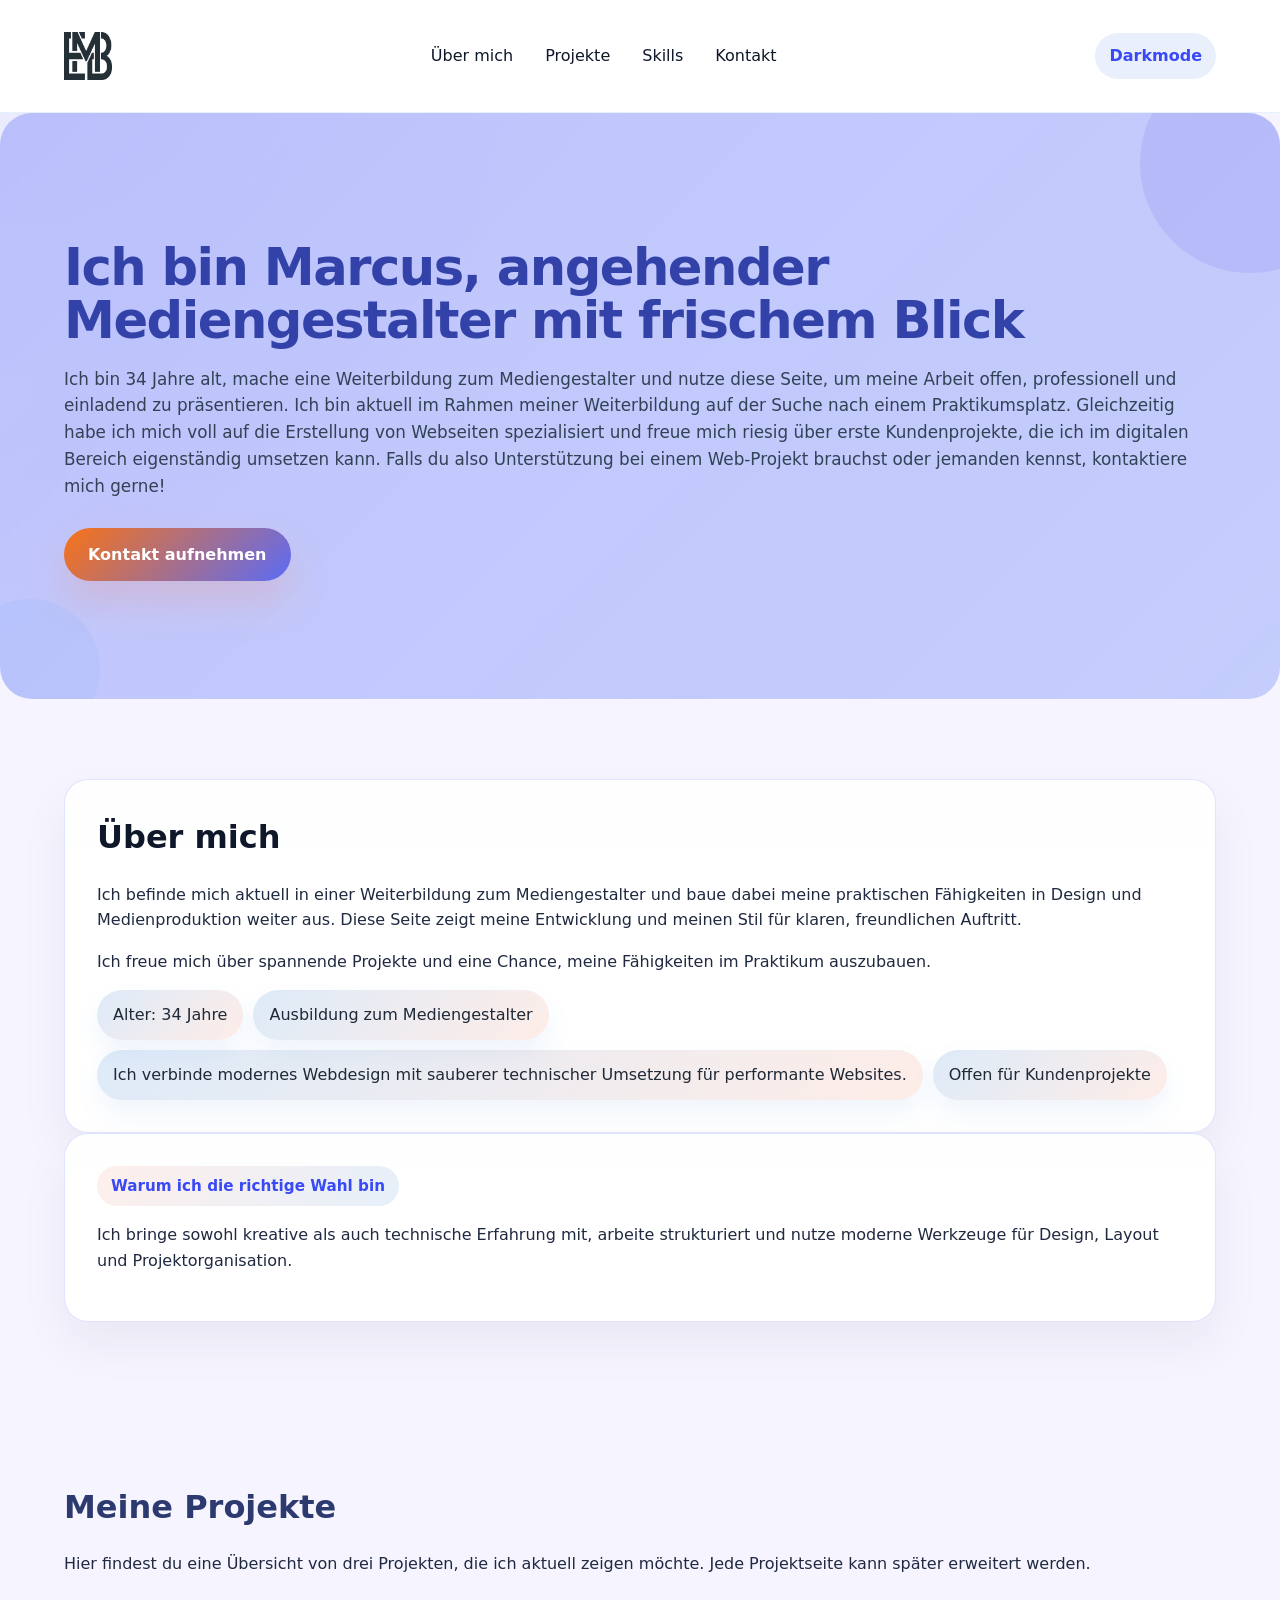
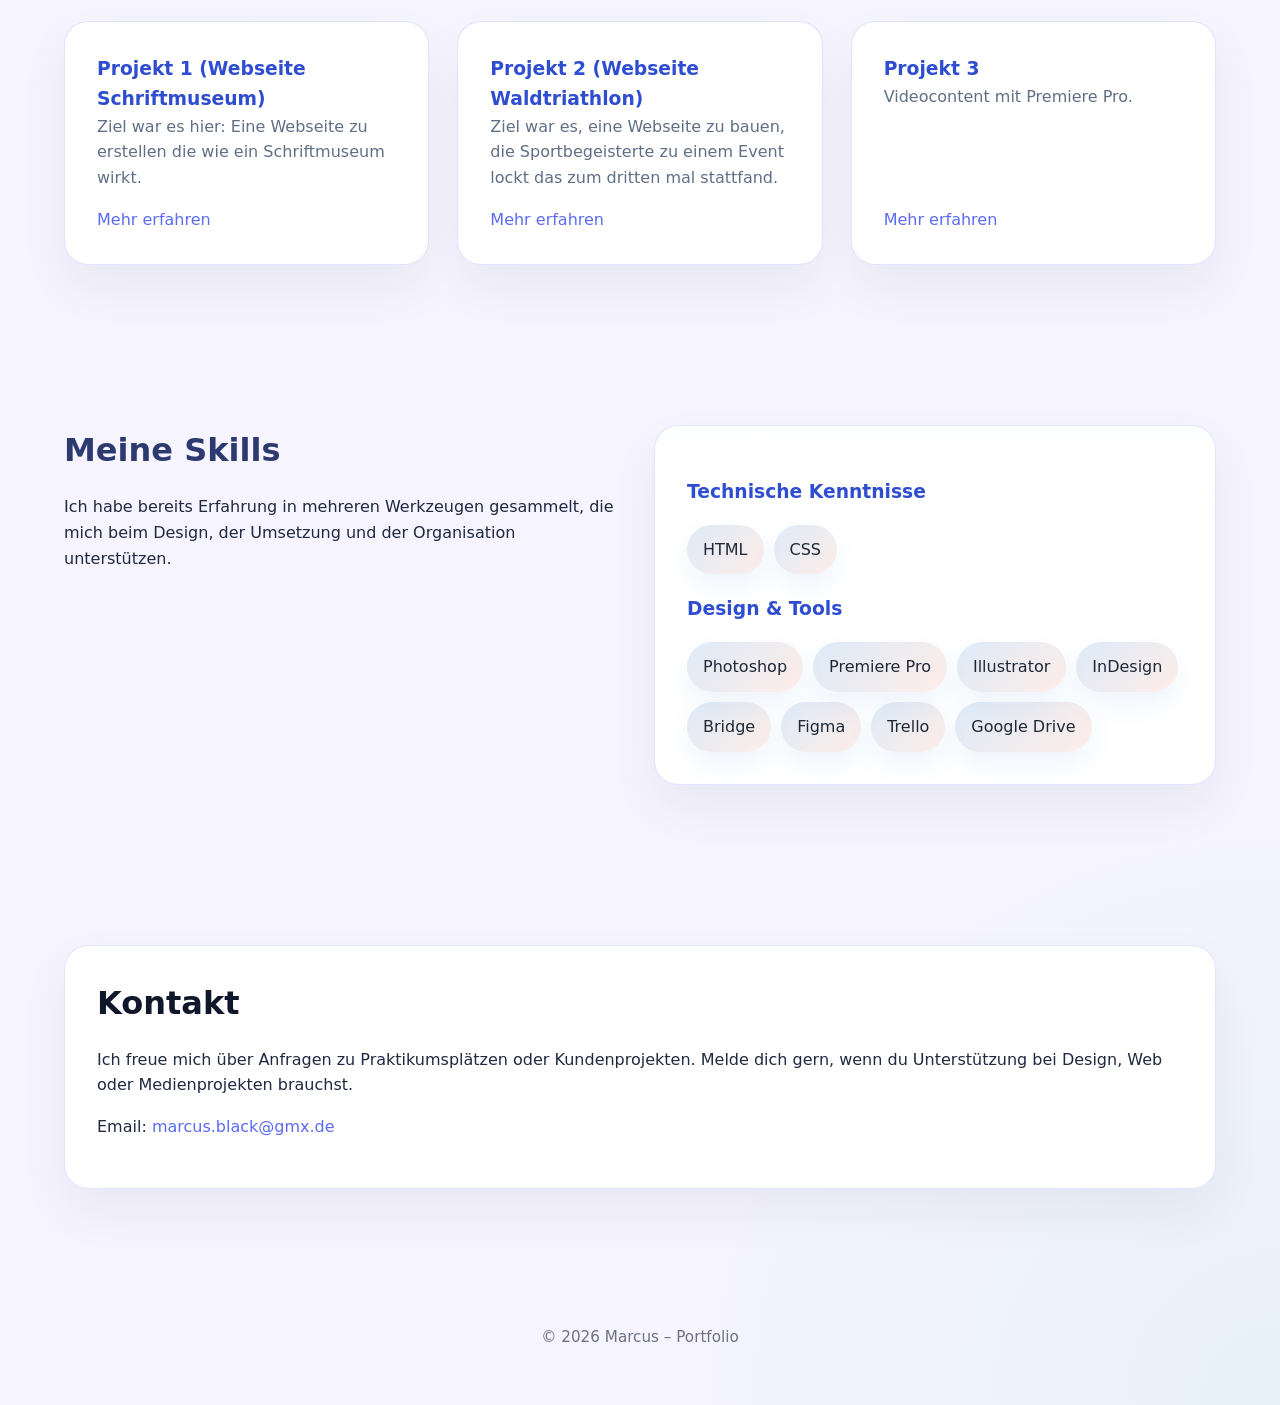
<file: index.html>
<!DOCTYPE html>
<html lang="de">
<head>
  <meta charset="UTF-8">
  <meta name="viewport" content="width=device-width, initial-scale=1.0">
  <title>Portfolio Marcus Berlich</title>
  <link rel="stylesheet" href="style.css">
</head>
<body>
  <input type="checkbox" id="theme-toggle" class="theme-toggle" aria-label="Darkmode aktivieren">
  <div class="theme-overlay"></div>
  <header>
    <div class="container">
      <nav>
        <div class="logo">
          <img src="./img/logo_marcus_emily.png" alt="Marcus Emily Logo" class="logo-image">
        </div>
        <div class="nav-links">
          <a href="#about">Über mich</a>
          <a href="#projekte">Projekte</a>
          <a href="#skills">Skills</a>
          <a href="#kontakt">Kontakt</a>
        </div>
        <label for="theme-toggle" class="theme-switch">Darkmode</label>
      </nav>
    </div>
  </header>
  <main>
    <section class="hero">
      <div class="container">
        <h1>Ich bin Marcus, angehender Mediengestalter mit frischem Blick</h1>
        <p>Ich bin 34 Jahre alt, mache eine Weiterbildung zum Mediengestalter und nutze diese Seite, um meine Arbeit offen, professionell und einladend zu präsentieren. Ich bin aktuell im Rahmen meiner Weiterbildung auf der Suche nach einem Praktikumsplatz. Gleichzeitig habe ich mich voll auf die Erstellung von Webseiten spezialisiert und freue mich riesig über erste Kundenprojekte, die ich im digitalen Bereich eigenständig umsetzen kann. Falls du also Unterstützung bei einem Web-Projekt brauchst oder jemanden kennst, kontaktiere mich gerne!</p>
        <a class="button" href="#kontakt">Kontakt aufnehmen</a>
      </div>
    </section>
    <section id="about">
      <div class="container about-grid">
        <div class="card">
          <h2>Über mich</h2>
          <p>Ich befinde mich aktuell in einer Weiterbildung zum Mediengestalter und baue dabei meine praktischen Fähigkeiten in Design und Medienproduktion weiter aus. Diese Seite zeigt meine Entwicklung und meinen Stil für klaren, freundlichen Auftritt.</p>
          <p>Ich freue mich über spannende Projekte und eine Chance, meine Fähigkeiten im Praktikum auszubauen.</p>
          <ul class="facts-list">
            <li>Alter: 34 Jahre</li>
            <li>Ausbildung zum Mediengestalter</li>
            <li>Ich verbinde modernes Webdesign mit sauberer technischer Umsetzung für performante Websites.</li>
            <li>Offen für Kundenprojekte</li>
          </ul>
        </div>
        <div class="card">
          <div class="badge">Warum ich die richtige Wahl bin</div>
          <p>Ich bringe sowohl kreative als auch technische Erfahrung mit, arbeite strukturiert und nutze moderne Werkzeuge für Design, Layout und Projektorganisation.</p>
        </div>
      </div>
    </section>
    <section id="projekte">
      <div class="container">
        <div class="grid">
          <div>
            <h2>Meine Projekte</h2>
            <p>Hier findest du eine Übersicht von drei Projekten, die ich aktuell zeigen möchte. Jede Projektseite kann später erweitert werden.</p>
          </div>
          <div class="grid project-grid">
            <article class="card project-card">
              <div>
                <h3>Projekt 1 (Webseite Schriftmuseum)</h3>
                <p>Ziel war es hier: Eine Webseite zu erstellen die wie ein Schriftmuseum wirkt.</p>
              </div>
              <a href="projekt1.html">Mehr erfahren</a>
            </article>
            <article class="card project-card">
              <div>
                <h3>Projekt 2 (Webseite Waldtriathlon)</h3>
                <p>Ziel war es, eine Webseite zu bauen, die Sportbegeisterte zu einem Event lockt das zum dritten mal stattfand.</p>
              </div>
              <a href="projekt2.html">Mehr erfahren</a>
            </article>
            <article class="card project-card">
              <div>
                <h3>Projekt 3</h3>
                <p>Videocontent mit Premiere Pro.</p>
              </div>
              <a href="projekt3.html">Mehr erfahren</a>
            </article>
          </div>
        </div>
      </div>
    </section>
    <section id="skills">
      <div class="container">
        <div class="grid split-grid">
          <div>
            <h2>Meine Skills</h2>
            <p>Ich habe bereits Erfahrung in mehreren Werkzeugen gesammelt, die mich beim Design, der Umsetzung und der Organisation unterstützen.</p>
          </div>
          <div class="card">
            <h3>Technische Kenntnisse</h3>
            <ul class="skills-list">
              <li>HTML</li>
              <li>CSS</li>
            </ul>
            <h3 class="section-subtitle">Design & Tools</h3>
            <ul class="skills-list">
              <li>Photoshop</li>
              <li>Premiere Pro</li>
              <li>Illustrator</li>
              <li>InDesign</li>
              <li>Bridge</li>
              <li>Figma</li>
              <li>Trello</li>
              <li>Google Drive</li>
            </ul>
          </div>
        </div>
      </div>
    </section>
    <section id="kontakt">
      <div class="container">
        <div class="card">
          <h2>Kontakt</h2>
          <p>Ich freue mich über Anfragen zu Praktikumsplätzen oder Kundenprojekten. Melde dich gern, wenn du Unterstützung bei Design, Web oder Medienprojekten brauchst.</p>
          <p>Email: <a href="mailto:marcus.black@gmx.de">marcus.black@gmx.de</a></p>
        </div>
      </div>
    </section>
  </main>
  <footer>
    <div class="container">© 2026 Marcus – Portfolio </div>
  </footer>
</body>
</html>
</file>
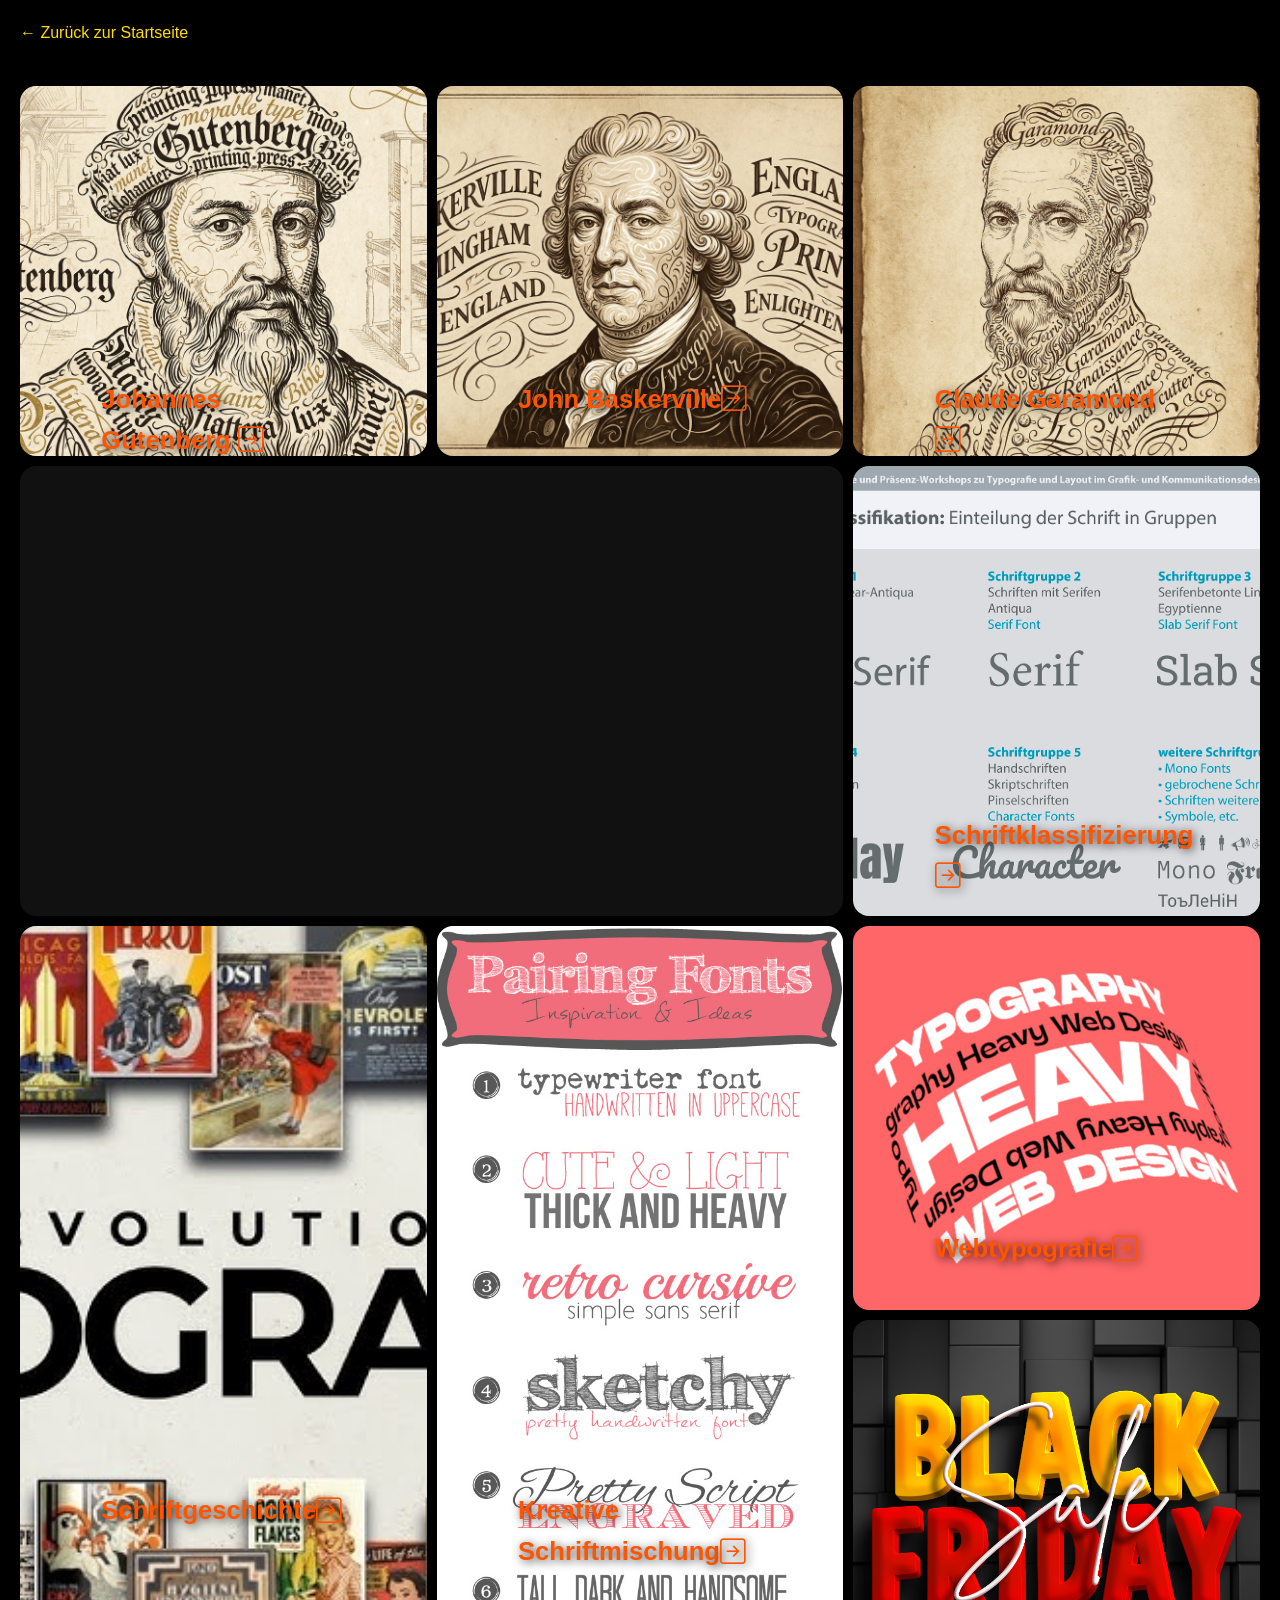
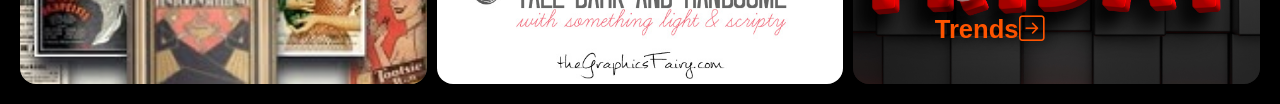
<file: projekt1.html>
<!DOCTYPE html>
<html lang="de">

<head>
  <meta charset="UTF-8">
  <meta name="viewport" content="width=device-width, initial-scale=1.0">
  <title>Projekt 1 | Schriftmuseum</title>
  <link rel="stylesheet" href="https://cdn.jsdelivr.net/npm/bootstrap-icons@1.13.1/font/bootstrap-icons.min.css">
  <link rel="stylesheet" href="style.css">
</head>

<body class="projekt1">
  <a class="back-link" href="index.html">← Zurück zur Startseite</a>
  <div class="banner">
    <div class="item one">
      <img src="./img/bilder-gutenberg/gutenberg_schriftmalerei.png" alt="Johannes Gutenberg">
      <p class="beschreibung one">Er erfand den Buchdruck mit beweglichen Metalllettern. Dadurch konnten Bücher schneller und günstiger hergestellt werden, was Bildung und Wissen stark verbreitete.</p>
      <h4 class="name" data-target="one">Johannes Gutenberg <i class="bi bi-arrow-right-square"></i></h4>
    </div>
    <div class="item two">
      <img src="./img/bilder-baskerville/baskerville_schriftmalerei.png" alt="John Baskerville">
      <p class="beschreibung two">Er entwickelte sehr klare und elegante Schriften mit starkem Kontrast. Außerdem verbesserte er Drucktechniken und Papierqualität nachhaltig.</p>
      <h4 class="name" data-target="two">John Baskerville<i class="bi bi-arrow-right-square"></i></h4>
    </div>
    <div class="item three">
      <img src="./img/bilder-garamond/garamond_schriftmalerei.png" alt="Claude Garamond">
      <p class="beschreibung drei">Er war ein bedeutender Schriftgestalter der Renaissance. Seine Garamond-Schriften sind besonders gut lesbar und werden bis heute im Buch- und Digitaldesign verwendet.</p>
      <h4 class="name" data-target="three">Claude Garamond<i class="bi bi-arrow-right-square"></i></h4>
    </div>
    <div class="item four">
      <div class="grid-item">
        <video autoplay muted loop playsinline class="bg-video">
          <source src="./img/header.mp4" type="video/mp4">
        </video>
        <div class="overlay">
          <img src="./img/logo.svg" alt="Logo" class="logo">
          <h2 class="title">Virtuelles Schriftmuseum</h2>
        </div>
      </div>
    </div>
    <div class="item five">
      <img src="./img/schriftklassifizierung-bilder/typografie-schriftklassikikation-neue-schriftmischung-schriftauszeichnung-1-2.jpg" alt="Schriftklassifizierung">
      <p class="beschreibung five">Die Schriftklassifizierung ist die Einteilung von Schriften in verschiedene Kategorien basierend auf ihren visuellen Merkmalen. Sie hilft Designern, die passende Schrift für ein Projekt auszuwählen und eine harmonische Typografie zu schaffen.</p>
      <h4 class="name" data-target="five">Schriftklassifizierung<i class="bi bi-arrow-right-square"></i></h4>
    </div>
    <div class="item six">
      <img src="./img/schriftgeschichte.jpg" alt="Schriftgeschichte">
      <p class="beschreibung six">Die Schriftgeschichte umfasst die Entwicklung von Schriftsystemen von den frühesten Piktogrammen bis zu modernen digitalen Schriften. Sie zeigt, wie sich die Schrift im Laufe der Zeit verändert und an verschiedene kulturelle und technologische Bedürfnisse angepasst hat.</p>
      <h4 class="name" data-target="six">Schriftgeschichte<i class="bi bi-arrow-right-square"></i></h4>
    </div>
    <div class="item seven">
      <img src="./img/mischung2.jpg" alt="Kreative Schriftmischung">
      <p class="beschreibung seven">Die kreative Schriftmischung ist die Kunst, verschiedene Schriftarten in einem Design zu kombinieren, um visuelles Interesse und Hierarchie zu schaffen. Sie erfordert ein gutes Verständnis von Schriftmerkmalen und Designprinzipien, um eine harmonische und ansprechende Typografie zu erreichen.</p>
      <h4 class="name" data-target="seven">Kreative Schriftmischung<i class="bi bi-arrow-right-square"></i></h4>
    </div>
    <div class="item eight">
      <img src="./img/heavy-typography-web-design.jpg" alt="Webtypografie">
      <p class="beschreibung eight">Webtypografie bezieht sich auf die Gestaltung und Verwendung von Schriftarten im Webdesign. Sie umfasst die Auswahl von Schriftarten, die Anpassung von Größen und Abständen sowie die Optimierung der Lesbarkeit auf verschiedenen Geräten und Bildschirmgrößen.</p>
      <h4 class="name" data-target="eight">Webtypografie<i class="bi bi-arrow-right-square"></i></h4>
    </div>
    <div class="item nine">
      <img src="./img/02.jpg" alt="Typografie Trends">
      <p class="beschreibung nine">Trends in der Typografie verändern sich ständig, beeinflusst von kulturellen, technologischen und ästhetischen Entwicklungen. Aktuelle Trends umfassen die Rückkehr zu handgezeichneten Schriften, die Verwendung von variablen Fonts und die Integration von 3D-Elementen in typografische Designs.</p>
      <h4 class="name" data-target="nine">Trends<i class="bi bi-arrow-right-square"></i></h4>
    </div>
  </div>
</body>

</html>
</file>
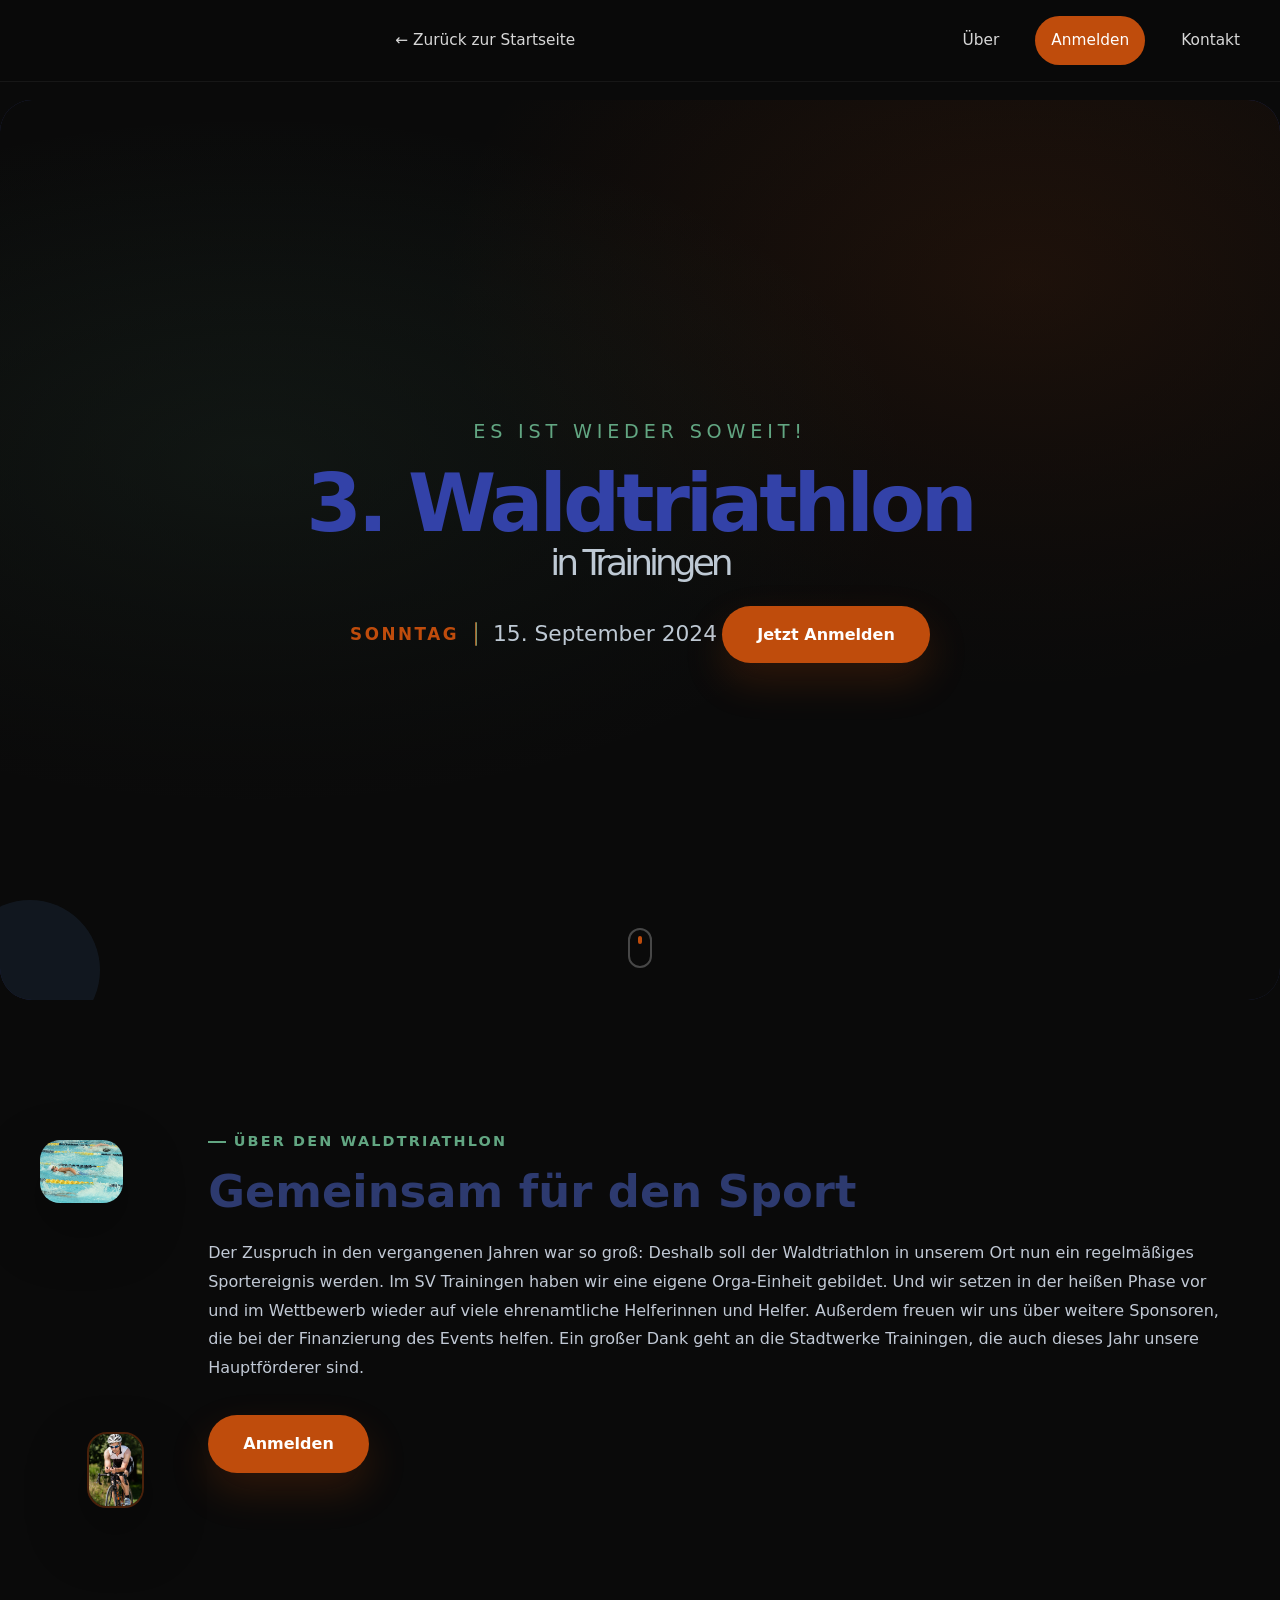
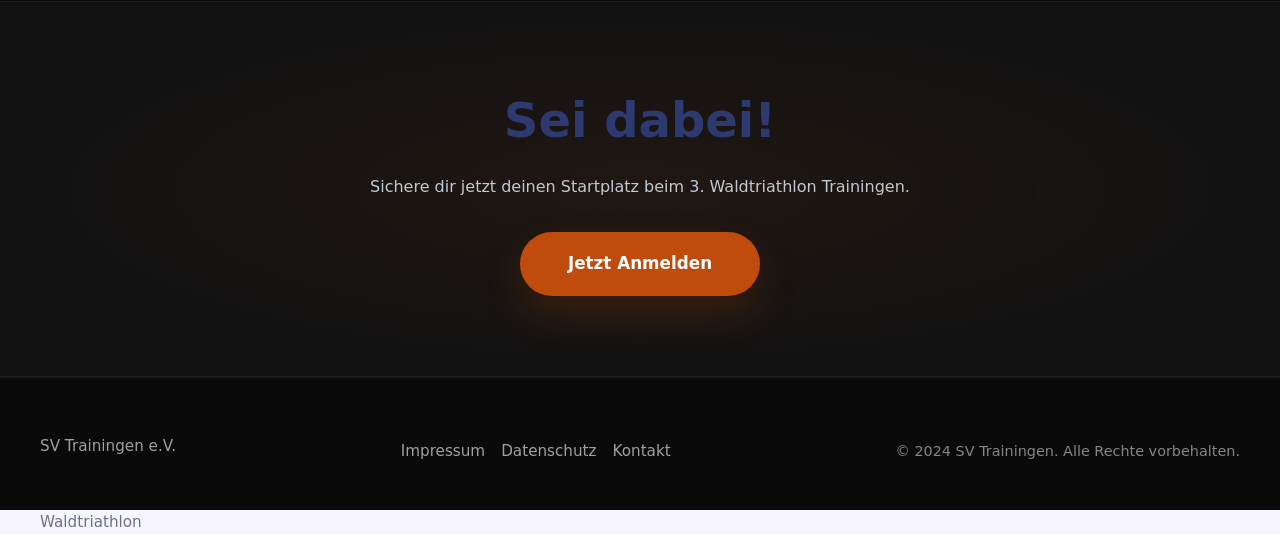
<file: projekt2.html>
﻿<!DOCTYPE html>
<html lang="de">

<head>
  <meta charset="UTF-8">
  <meta name="viewport" content="width=device-width, initial-scale=1.0">
  <title>Projekt 2 | Waldtriathlon Webseite</title>
  <link rel="stylesheet" href="style.css">
</head>

<body class="projekt2">
  <div class="page-wrapper">
    <header class="site-header">
      <div class="nav-container">
        <a href="index.html" class="logo">
          <img src="img/waldtriathlon-logo.svg" alt="Waldtriathlon Logo">
        </a>
        <a href="index.html" class="nav-link back-link">← Zurück zur Startseite</a>
        <nav class="nav-menu">
          <a href="#about" class="nav-link">Über</a>
          <a href="#anmeldung" class="nav-link nav-cta">Anmelden</a>
          <a href="#kontakt" class="nav-link">Kontakt</a>
        </nav>
      </div>
    </header>

    <main>
      <section class="hero" id="hero">
        <div class="hero-bg">
          <div class="hero-particles">
            <span></span><span></span><span></span><span></span><span></span>
            <span></span><span></span><span></span><span></span><span></span>
            <span></span><span></span><span></span><span></span><span></span>
          </div>
          <div class="hero-gradient-overlay"></div>
        </div>

        <div class="hero-content">
          <p class="hero-tagline">Es ist wieder soweit!</p>
          <h1 class="hero-title">3. Waldtriathlon<br><span class="hero-title-sub">in Trainingen</span></h1>
          <div class="hero-date">
            <span class="hero-day">Sonntag</span>
            <span class="hero-date-divider"></span>
            <span class="hero-date-num">15. September 2024</span>
          </div>
          <a href="#anmeldung" class="btn-primary hero-btn">Jetzt Anmelden</a>
        </div>

        <div class="hero-scroll-indicator"><span></span></div>
      </section>

      <section class="about" id="about">
        <div class="about-container">
          <div class="about-images">
            <div class="about-img about-img--1">
              <img src="img/waldtriathlon-06.jpg" alt="Waldtriathlon Impressionen" loading="lazy">
            </div>
            <div class="about-img about-img--2">
              <img src="img/waldtriathlon-13.jpg" alt="Waldtriathlon Strecke" loading="lazy">
            </div>
          </div>

          <div class="about-text">
            <span class="section-label">Über den Waldtriathlon</span>
            <h2 class="section-title">Gemeinsam für den Sport</h2>
            <p class="about-description">
              Der Zuspruch in den vergangenen Jahren war so groß: Deshalb soll der Waldtriathlon in
              unserem Ort nun ein regelmäßiges Sportereignis werden. Im SV Trainingen haben wir eine
              eigene Orga-Einheit gebildet. Und wir setzen in der heißen Phase vor und im Wettbewerb
              wieder auf viele ehrenamtliche Helferinnen und Helfer. Außerdem freuen wir uns über
              weitere Sponsoren, die bei der Finanzierung des Events helfen. Ein großer Dank geht an
              die Stadtwerke Trainingen, die auch dieses Jahr unsere Hauptförderer sind.
            </p>
            <a href="#anmeldung" class="btn-primary">Anmelden</a>
          </div>
        </div>
      </section>

      <section class="cta-section" id="anmeldung">
        <div class="cta-container">
          <h2 class="cta-title">Sei dabei!</h2>
          <p class="cta-text">Sichere dir jetzt deinen Startplatz beim 3. Waldtriathlon Trainingen.</p>
          <a href="#" class="btn-primary btn-primary--large">Jetzt Anmelden</a>
        </div>
      </section>
    </main>

    <footer class="site-footer" id="kontakt">
      <div class="footer-container">
        <div class="footer-brand">
          <span class="logo-text">Wald<span class="logo-accent">triathlon</span></span>
          <p>SV Trainingen e.V.</p>
        </div>
        <div class="footer-links">
          <a href="#">Impressum</a>
          <a href="#">Datenschutz</a>
          <a href="#">Kontakt</a>
        </div>
        <p class="footer-copy">© 2024 SV Trainingen. Alle Rechte vorbehalten.</p>
      </div>
    </footer>
  </div>
</body>

</html>
</file>
<file: style.css>
:root {
  color-scheme: light;
  font-family: 'Inter', 'Segoe UI', system-ui, sans-serif;
  background: #f5f4ff;
  color: #1f2940;
  line-height: 1.6;
  --surface: #ffffff;
  --text: #2d3a6f;
  --muted: #5b6e94;
  --accent: #5b6bf6;
  --accent-soft: #eff0ff;
  --accent-strong: #3949f6;
  --warm: #f97316;
  --border: rgba(91, 107, 246, 0.18);
}
* {
  box-sizing: border-box;
}
html {
  scroll-behavior: smooth;
  text-rendering: optimizeLegibility;
  -webkit-font-smoothing: antialiased;
  -moz-osx-font-smoothing: grayscale;
}
body {
  margin: 0;
  min-height: 100vh;
  background: #f5f4ff;
  background-image: radial-gradient(circle at top left, rgba(91, 107, 246, 0.08), transparent 20%),
                    radial-gradient(circle at bottom right, rgba(16, 185, 129, 0.06), transparent 18%);
  transition: background-color 0.3s ease, color 0.3s ease;
}
a {
  color: var(--accent);
  text-decoration: none;
}
.theme-toggle {
  position: absolute;
  opacity: 0;
  pointer-events: none;
}
.theme-overlay {
  position: fixed;
  inset: 0;
  z-index: 0;
  pointer-events: none;
  opacity: 0;
  transition: opacity 0.3s ease;
}
.theme-toggle:checked ~ .theme-overlay {
  opacity: 1;
  background: radial-gradient(circle at top left, rgba(15, 23, 42, 0.9), transparent 24%),
              linear-gradient(180deg, rgba(15, 23, 42, 0.93), rgba(15, 23, 42, 0.93));
}
header {
  background: rgba(255,255,255,0.98);
  border-bottom: 1px solid rgba(96, 165, 250, 0.16);
  position: sticky;
  top: 0;
  z-index: 10;
}
.container {
  width: min(100%, 1200px);
  max-width: 1200px;
  margin: 0 auto;
  padding: 22px 16px;
}
nav {
  display: flex;
  flex-wrap: wrap;
  justify-content: space-between;
  align-items: center;
  gap: 14px;
  position: relative;
  z-index: 2;
}
main {
  position: relative;
  z-index: 2;
}
footer {
  position: relative;
  z-index: 2;
}
.logo {
  display: inline-flex;
  align-items: center;
  gap: 12px;
  font-weight: 800;
  letter-spacing: -0.04em;
  color: var(--accent-strong);
  font-size: 1.15rem;
}
.logo-mark {
  width: 48px;
  height: 48px;
  min-width: 48px;
  border-radius: 16px;
  display: inline-grid;
  place-items: center;
  background: linear-gradient(135deg, rgba(40, 104, 214, 0.18), rgba(247, 127, 90, 0.18));
  color: #1f2937;
  font-size: 0.75rem;
  font-weight: 700;
  text-transform: uppercase;
  letter-spacing: 0.08em;
  border: 1px solid rgba(40, 104, 214, 0.2);
}
.logo-text {
  position: absolute;
  top: 100%;
}
.logo-image {
  display: block;
  max-height: 48px;
  width: auto;
}
.nav-links {
  display: flex;
  flex-wrap: wrap;
  gap: 12px;
}
.nav-links a {
  padding: 8px 10px;
  border-radius: 999px;
  transition: transform 0.2s ease, color 0.2s ease, background 0.2s ease;
  color: #0f172a;
}
.nav-links a:hover {
  color: #0f172a;
  background: rgba(37, 99, 235, 0.18);
  transform: translateY(-1px);
}
.theme-switch {
  display: inline-flex;
  align-items: center;
  justify-content: center;
  padding: 10px 14px;
  border-radius: 999px;
  background: rgba(40, 104, 214, 0.10);
  color: var(--accent-strong);
  font-weight: 600;
  cursor: pointer;
  transition: background 0.2s ease, color 0.2s ease, transform 0.2s ease;
}
.theme-switch:hover {
  transform: translateY(-1px);
  background: rgba(247, 127, 90, 0.15);
}
.theme-toggle:checked ~ header {
  background: rgba(15, 23, 42, 0.95);
  border-bottom-color: rgba(148, 163, 184, 0.2);
}
.theme-toggle:checked ~ header .theme-switch {
  background: rgba(96, 165, 250, 0.15);
  color: #dbeafe;
}
.theme-toggle:checked ~ header .nav-links a {
  color: #e2e8f0;
}
.theme-toggle:checked ~ header .nav-links a:hover {
  background: rgba(96, 165, 250, 0.18);
}
.theme-toggle:checked ~ main,
.theme-toggle:checked ~ footer {
  color: #e2e8f0;
}
.theme-toggle:checked ~ main .card {
  background: #111827;
  border-color: rgba(148, 163, 184, 0.18);
}
.theme-toggle:checked ~ main .hero {
  background: linear-gradient(135deg, rgba(99, 102, 241, 0.18), rgba(16, 185, 129, 0.12));
}
.theme-toggle:checked ~ main .hero::before {
  background: rgba(16, 185, 129, 0.22);
}
.theme-toggle:checked ~ main .hero::after {
  background: rgba(244, 63, 94, 0.18);
}
.theme-toggle:checked ~ main .hero h1,
.theme-toggle:checked ~ main .hero p,
.theme-toggle:checked ~ main .card h2,
.theme-toggle:checked ~ main .card h3,
.theme-toggle:checked ~ main .card p,
.theme-toggle:checked ~ footer {
  color: #e2e8f0;
}
.theme-toggle:checked ~ main .card h3 {
  color: #a5b4fc;
}
.theme-toggle:checked ~ main .skills-list li,
.theme-toggle:checked ~ main .facts-list li {
  background: linear-gradient(135deg, rgba(96, 165, 250, 0.16), rgba(244, 63, 94, 0.14));
  color: #e2e8f0;
}
.theme-toggle:checked ~ header .logo-mark {
  background: linear-gradient(135deg, rgba(16, 185, 129, 0.2), rgba(244, 63, 94, 0.16));
  color: #e2e8f0;
}
.hero {
  position: relative;
  padding: 64px 18px 56px;
  background: linear-gradient(135deg, rgba(91, 107, 246, 0.34), rgba(59, 130, 246, 0.24));
  background-size: 240% 240%;
  border-radius: 32px;
  overflow: hidden;
  animation: heroGlow 10s ease-in-out infinite;
}
.hero::before,
.hero::after {
  content: '';
  position: absolute;
  border-radius: 50%;
  opacity: 0.45;
}
.hero::before {
  width: 220px;
  height: 220px;
  top: -60px;
  right: -80px;
  background: rgba(79, 70, 229, 0.24);
  animation: hopBig 7s ease-in-out infinite;
  will-change: right, top, transform;
}
.hero::after {
  width: 140px;
  height: 140px;
  bottom: -40px;
  left: -40px;
  background: rgba(96, 165, 250, 0.2);
  animation: hopSmall 6.2s ease-in-out infinite;
  will-change: left, bottom, transform;
}
.hero h1 {
  font-size: clamp(2.2rem, 7vw, 3.4rem);
  margin: 0 0 18px;
  line-height: 1.04;
  letter-spacing: -0.03em;
  animation: heroText 0.8s ease-out both;
}
.hero h1 {
  color: #3342a8;
}
.hero p {
  animation: fadeInUp 0.8s ease-out both;
  max-width: 100%;
  margin: 0 0 28px;
  color: #334155;
  font-size: 1.05rem;
}
.button {
  display: inline-flex;
  align-items: center;
  gap: 10px;
  background: linear-gradient(135deg, var(--warm), var(--accent));
  color: #fff;
  padding: 14px 24px;
  border-radius: 999px;
  font-weight: 700;
  box-shadow: 0 20px 42px rgba(247, 127, 90, 0.22);
  transition: transform 0.2s ease, box-shadow 0.2s ease;
}
.button:hover {
  transform: translateY(-1px);
  box-shadow: 0 22px 48px rgba(247, 127, 90, 0.26);
}
section {
  padding: 48px 0;
}
h2 {
  margin: 0 0 18px;
  font-size: 2rem;
  color: var(--text);
}
.grid {
  display: grid;
  gap: 24px;
}
.about-grid {
  grid-template-columns: 1fr;
  align-items: stretch;
}
.project-grid {
  grid-template-columns: repeat(auto-fit, minmax(240px, 1fr));
}
.split-grid {
  grid-template-columns: 1fr;
  gap: 24px;
  align-items: start;
}
.card {
  background: var(--surface);
  border: 1px solid var(--border);
  border-radius: 24px;
  padding: 32px;
  box-shadow: 0 22px 50px rgba(31, 41, 55, 0.06);
  position: relative;
  overflow: hidden;
}
.card::before {
  content: '';
  position: absolute;
  inset: 0;
  background: linear-gradient(180deg, rgba(59, 130, 246, 0.04), transparent 35%);
  opacity: 0.18;
  pointer-events: none;
}
.card > * {
  position: relative;
  z-index: 1;
}
.card h2,
.card h3 {
  color: #0f172a;
}
.card h3 {
  margin-bottom: 18px;
  color: #2e4dd0;
}
.card h2 {
  color: #0f172a;
}
.skills-list,
.project-list,
.facts-list {
  list-style: none;
  padding: 0;
  margin: 0;
  display: flex;
  flex-wrap: wrap;
  gap: 10px;
}
.skills-list li,
.facts-list li {
  padding: 12px 16px;
  border-radius: 999px;
  background: linear-gradient(135deg, rgba(47, 128, 214, 0.16), rgba(247, 127, 90, 0.14));
  color: #1f2937;
  box-shadow: 0 12px 26px rgba(47, 128, 214, 0.08);
  transition: transform 0.25s ease, box-shadow 0.25s ease;
  animation: skillFloat 8s ease-in-out infinite alternate;
}
.skills-list li:nth-child(even) {
  animation-duration: 7.2s;
}
.skills-list li:nth-child(3n) {
  animation-duration: 9.1s;
}
.skills-list li:hover {
  transform: translateY(-2px) scale(1.01);
  box-shadow: 0 18px 34px rgba(47, 128, 214, 0.12);
}
.project-card {
  display: flex;
  flex-direction: column;
  justify-content: space-between;
  gap: 16px;
  transition: transform 0.25s ease, box-shadow 0.25s ease;
}
.project-card:hover {
  transform: translateY(-4px);
  box-shadow: 0 24px 60px rgba(31, 41, 55, 0.18);
}
.project-card h3 {
  margin: 0;
}
.project-card p {
  margin: 0;
  color: #5f6f86;
}
.section-subtitle {
  margin-top: 20px;
}
footer {
  padding: 24px 0;
  text-align: center;
  color: #6b7280;
  font-size: 0.95rem;
}
.badge {
  display: inline-flex;
  gap: 8px;
  align-items: center;
  background: linear-gradient(135deg, rgba(247,127,90,0.12), rgba(47,128,214,0.12));
  color: var(--accent-strong);
  padding: 8px 14px;
  border-radius: 999px;
  font-size: 0.95rem;
  font-weight: 600;
}
@media (min-width: 700px) {
  .about-grid {
    grid-template-columns: 1fr 360px;
  }
  .split-grid {
    grid-template-columns: 1fr 1fr;
  }
}
@media (min-width: 900px) {
  .container {
    padding: 32px 24px;
  }
  .hero {
    padding: 86px 32px 72px;
  }
  .hero h1 {
    font-size: clamp(3rem, 4vw, 3.8rem);
  }
  .grid {
    gap: 28px;
  }
}
@media (min-width: 1080px) {
  .hero {
    padding: 96px 40px 86px;
  }
}
@media (max-width: 680px) {
  nav {
    flex-direction: column;
    align-items: flex-start;
  }
  .nav-links {
    width: 100%;
    justify-content: space-between;
  }
}

/* Projekt 3 page styles */
body.projekt3 {
  margin: 0;
  min-height: 100vh;
  background: #f5f4ff;
  color: #1f2937;
}

body.projekt3 .container {
  padding: 32px 16px 48px;
}

body.projekt3 .project3-header {
  padding: 36px 32px;
  background: linear-gradient(135deg, rgba(91, 107, 246, 0.16), rgba(147, 197, 253, 0.12));
  border-radius: 28px;
  border: 1px solid rgba(91, 107, 246, 0.18);
  box-shadow: 0 24px 50px rgba(31, 41, 55, 0.08);
  margin-bottom: 32px;
}

body.projekt3 .project-label {
  display: inline-flex;
  align-items: center;
  padding: 10px 16px;
  border-radius: 999px;
  background: rgba(91, 107, 246, 0.14);
  color: #3949f6;
  font-weight: 700;
  font-size: 0.95rem;
}

body.projekt3 .back-link {
  display: inline-flex;
  align-items: center;
  gap: 0.5rem;
  color: var(--accent);
  font-weight: 700;
  text-decoration: none;
  transition: transform 0.2s ease, color 0.2s ease;
}

body.projekt3 .back-link:hover {
  transform: translateX(-2px);
  color: #253bdf;
}

body.projekt3 .project3-header h1 {
  margin: 0 0 16px;
  font-size: clamp(2.8rem, 4vw, 4rem);
  line-height: 1.05;
  color: #1f2937;
}

body.projekt3 .project3-header p {
  margin: 0;
  max-width: 780px;
  color: #475569;
  font-size: 1rem;
  line-height: 1.8;
}

body.projekt3 .project-media {
  display: grid;
  gap: 24px;
  margin-top: 24px;
}

body.projekt3 .project-video,
body.projekt3 .pdf-viewer {
  width: 100%;
  min-height: 420px;
  border-radius: 24px;
  border: 1px solid rgba(91, 107, 246, 0.18);
  background: #ffffff;
  box-shadow: 0 24px 60px rgba(31, 41, 55, 0.08);
}

body.projekt3 .pdf-viewer {
  border: none;
}

@media (min-width: 700px) {
  body.projekt3 .project-media {
    grid-template-columns: 1fr 1fr;
  }
}

@media (max-width: 680px) {
  body.projekt3 .container {
    padding: 24px 14px 36px;
  }
  body.projekt3 .project-video,
  body.projekt3 .pdf-viewer {
    min-height: 320px;
  }
}

@keyframes hopBig {
  0% {
    right: -80px;
    top: -60px;
    transform: scale(1);
  }
  20% {
    right: calc(100% - 180px);
    top: 38px;
    transform: scale(1.08);
  }
  40% {
    right: calc(100% - 620px);
    top: 12px;
    transform: scale(1.02);
  }
  60% {
    right: calc(100% - 420px);
    top: -18px;
    transform: scale(1.05);
  }
  80% {
    right: calc(100% - 180px);
    top: 22px;
    transform: scale(1.03);
  }
  100% {
    right: -80px;
    top: -60px;
    transform: scale(1);
  }
}
@keyframes hopSmall {
  0% {
    left: -40px;
    bottom: -40px;
    transform: scale(1);
  }
  20% {
    left: calc(100% - 140px);
    bottom: 18px;
    transform: scale(1.05);
  }
  40% {
    left: calc(100% - 520px);
    bottom: -10px;
    transform: scale(1.02);
  }
  60% {
    left: calc(100% - 320px);
    bottom: 32px;
    transform: scale(1.06);
  }
  80% {
    left: calc(100% - 140px);
    bottom: 12px;
    transform: scale(1.03);
  }
  100% {
    left: -40px;
    bottom: -40px;
    transform: scale(1);
  }
}
@keyframes skillFloat {
  0% { transform: translateY(0); }
  100% { transform: translateY(-6px); }
}
@keyframes heroGlow {
  0%, 100% { background-position: 0% 50%; }
  50% { background-position: 100% 50%; }
}
@keyframes heroText {
  0% { opacity: 0; transform: translateY(16px); }
  100% { opacity: 1; transform: translateY(0); }
}
@keyframes fadeInUp {
  0% { opacity: 0; transform: translateY(12px); }
  100% { opacity: 1; transform: translateY(0); }
}

/* Projekt 1 page styles */
body.projekt1 {
  font-family: 'Montserrat', sans-serif;
  background: black;
  color: white;
}

body.projekt1 a {
  color: #ffde00;
}

body.projekt1 .banner {
  width: 100%;
  min-height: auto;
  display: grid;
  grid-template-columns: repeat(3, 1fr);
  grid-auto-rows: minmax(180px, auto);
  gap: 10px;
  padding: 20px;
}

body.projekt1 .banner .item {
  position: relative;
  width: 100%;
  overflow: hidden;
  border-radius: 16px;
  transition: ease-in-out 0.5s;
  min-height: 220px;
  background: #111;
  color: white;
}

body.projekt1 .banner .item.active {
  position: absolute;
  top: 0;
  left: 0;
  width: 100%;
  height: 100%;
  z-index: 1000;
}

body.projekt1 .banner .item::after {
  position: absolute;
  content: '';
  top: 0;
  left: 0;
  width: 100%;
  height: 100%;
  background: rgba(0, 0, 0, 0.5);
  visibility: hidden;
  opacity: 0;
  transition: 0.4s;
}

body.projekt1 .banner .item:hover::after,
body.projekt1 .banner .item.active::after {
  visibility: visible;
  opacity: 1;
}

body.projekt1 .banner .item img,
body.projekt1 .banner .item video {
  position: relative;
  width: 100%;
  height: 100%;
  object-fit: cover;
  object-position: center;
}

body.projekt1 .banner .item:nth-of-type(1),
body.projekt1 .banner .item:nth-of-type(2),
body.projekt1 .banner .item:nth-of-type(3) {
  grid-row: 1 / 3;
}

body.projekt1 .banner .item:nth-of-type(4) {
  grid-column: 1 / 3;
  grid-row: 3 / 4;
  display: flex;
  justify-content: center;
  align-items: center;
  min-height: 280px;
  max-height: 50vh;
  background: #111;
}

body.projekt1 .banner .item:nth-of-type(5) {
  grid-row: 3 / 4;
}

body.projekt1 .banner .item:nth-of-type(6),
body.projekt1 .banner .item:nth-of-type(7) {
  grid-row: 4 / 6;
}

body.projekt1 .banner .item .title {
  color: white;
  font-size: clamp(2rem, 5vw, 4rem);
  z-index: 900;
  text-align: center;
  margin: 0.5rem 0;
}

body.projekt1 .grid-item {
  position: relative;
  overflow: hidden;
  width: 100%;
  height: 100%;
  min-height: 220px;
  max-height: 50vh;
}

body.projekt1 .bg-video {
  display: block;
  position: absolute;
  top: 0;
  left: 0;
  width: 100%;
  height: 100%;
  object-fit: cover;
  z-index: -1;
}

body.projekt1 .overlay {
  position: relative;
  z-index: 1;
  display: flex;
  flex-direction: column;
  justify-content: center;
  align-items: center;
  padding: 24px;
  text-align: center;
  gap: 0.75rem;
}

body.projekt1 .logo {
  max-width: 150px;
  margin-bottom: 20px;
}

body.projekt1 .banner .item .name {
  position: absolute;
  top: 70%;
  left: 20%;
  color: #ff5400;
  font-size: clamp(1rem, 2vw, 1.8rem);
  text-shadow: 2px 2px 10px rgba(0, 0, 0, 0.75);
  cursor: pointer;
  z-index: 900;
  max-width: 60%;
}

body.projekt1 .banner .item .beschreibung {
  position: absolute;
  top: 20%;
  left: 50%;
  transform: translateX(-50%);
  width: 75%;
  color: white;
  text-shadow: 2px 2px 12px rgba(0, 0, 0, 0.85);
  font-size: 1rem;
  line-height: 1.8;
  font-weight: 300;
  opacity: 0;
  visibility: hidden;
  transition: 0.3s;
}

body.projekt1 .banner .item .beschreibung.active {
  opacity: 1;
  visibility: visible;
  z-index: 1000;
}

body.projekt1 .banner .close {
  position: absolute;
  bottom: 30px;
  right: 30px;
  color: #ffde00;
  font-size: 2.5rem;
  z-index: 1100;
  opacity: 0;
  visibility: hidden;
  transition: ease-in-out 0.5s;
  cursor: pointer;
}

body.projekt1 .banner .close.active {
  opacity: 1;
  visibility: visible;
}

body.projekt1 .back-link {
  display: inline-block;
  margin: 20px;
  font-size: 1rem;
  color: #ffde00;
}

body.projekt1 footer {
  padding: 24px;
  text-align: center;
  background: #080808;
  color: #ddd;
}

@media (max-width: 1000px) {
  body.projekt1 .banner {
    grid-template-columns: 1fr;
  }

  body.projekt1 .banner .item:nth-of-type(1),
  body.projekt1 .banner .item:nth-of-type(2),
  body.projekt1 .banner .item:nth-of-type(3),
  body.projekt1 .banner .item:nth-of-type(4),
  body.projekt1 .banner .item:nth-of-type(5),
  body.projekt1 .banner .item:nth-of-type(6),
  body.projekt1 .banner .item:nth-of-type(7),
  body.projekt1 .banner .item:nth-of-type(8),
  body.projekt1 .banner .item:nth-of-type(9) {
    grid-row: auto;
  }

  body.projekt1 .banner .item .name {
    position: relative;
    top: auto;
    left: auto;
    transform: none;
    font-size: 1.15rem;
    text-align: left;
    padding: 12px;
  }

  body.projekt1 .banner .item .beschreibung {
    position: relative;
    top: auto;
    left: auto;
    transform: none;
    width: 100%;
    padding: 1rem;
    font-size: 0.95rem;
    opacity: 1;
    visibility: visible;
    text-align: left;
  }

  body.projekt1 .banner .item:nth-of-type(4) {
    width: 100%;
    min-height: 240px;
  }

  body.projekt1 .grid-item {
    min-height: 220px;
  }

  body.projekt1 .bg-video {
    opacity: 0.7;
  }
}

@media (max-width: 680px) {
  body.projekt1 .banner {
    padding: 12px;
    gap: 8px;
  }

  body.projekt1 .back-link {
    margin: 16px;
  }

  body.projekt1 .banner .item {
    min-height: 180px;
  }

  body.projekt1 .banner .item .name {
    font-size: 1rem;
  }

  body.projekt1 .banner .item .beschreibung {
    font-size: 0.9rem;
  }
}

/* Projekt 2 page styles */
body.projekt2 {
  margin: 0;
  min-height: 100vh;
  background: #0a0a0a;
  color: #f5f5f5;
  font-family: system-ui, -apple-system, BlinkMacSystemFont, 'Segoe UI', sans-serif;
}

body.projekt2 .page-wrapper {
  min-height: 100vh;
}

body.projekt2 .site-header {
  position: fixed;
  inset: 0 0 auto 0;
  z-index: 1000;
  background: rgba(10, 10, 10, 0.95);
  border-bottom: 1px solid rgba(255, 255, 255, 0.06);
  backdrop-filter: blur(14px);
}

body.projekt2 .nav-container {
  display: flex;
  align-items: center;
  justify-content: space-between;
  gap: 1rem;
  max-width: 1280px;
  margin: 0 auto;
  padding: 1rem 1.5rem;
}

body.projekt2 .logo img {
  display: block;
  width: auto;
  max-height: 68px;
}

body.projekt2 .nav-menu {
  display: flex;
  flex-wrap: wrap;
  gap: 0.85rem;
  align-items: center;
}

body.projekt2 .nav-link {
  color: #d7d7d7;
  text-decoration: none;
  padding: 0.75rem 1rem;
  border-radius: 999px;
  transition: background 0.25s ease, color 0.25s ease;
  font-weight: 500;
  font-size: clamp(0.95rem, 1.2vw, 1rem);
}

body.projekt2 .nav-link:hover,
body.projekt2 .nav-link:focus {
  color: #ffffff;
  background: rgba(255, 255, 255, 0.08);
}

body.projekt2 .nav-cta {
  background: #bf4c0c;
  color: #ffffff;
}

body.projekt2 .nav-cta:hover,
body.projekt2 .nav-cta:focus {
  background: #d4600f;
}

body.projekt2 main {
  padding-top: 100px;
}

body.projekt2 .hero {
  position: relative;
  min-height: 100dvh;
  display: flex;
  align-items: center;
  justify-content: center;
  text-align: center;
  overflow: hidden;
  padding: 0 1rem;
}

body.projekt2 .hero-bg {
  position: absolute;
  inset: 0;
  z-index: 0;
  background:
    radial-gradient(ellipse at 20% 40%, rgba(98, 166, 130, 0.14) 0%, transparent 45%),
    radial-gradient(ellipse at 80% 20%, rgba(191, 76, 12, 0.16) 0%, transparent 40%),
    #0a0a0a;
}

body.projekt2 .hero-gradient-overlay {
  position: absolute;
  inset: 0;
  background: linear-gradient(180deg, rgba(10, 10, 10, 0.2) 0%, rgba(10, 10, 10, 0.85) 100%);
  z-index: 1;
}

body.projekt2 .hero-particles {
  position: absolute;
  inset: 0;
  overflow: hidden;
  z-index: 1;
}

body.projekt2 .hero-particles span {
  position: absolute;
  width: 4px;
  height: 4px;
  background: #62a682;
  border-radius: 50%;
  opacity: 0;
  animation: particle-float 8s infinite ease-in-out;
}

body.projekt2 .hero-content {
  position: relative;
  z-index: 2;
  max-width: 920px;
  width: 100%;
  margin: 0 auto;
}

body.projekt2 .hero-tagline {
  font-size: clamp(1rem, 2vw, 1.2rem);
  font-weight: 400;
  text-transform: uppercase;
  letter-spacing: 0.25em;
  color: #62a682;
  margin-bottom: 1rem;
}

body.projekt2 .hero-title {
  font-size: clamp(3rem, 7vw, 5rem);
  line-height: 1.02;
  font-weight: 900;
  letter-spacing: -0.05em;
  margin-bottom: 1.5rem;
}

body.projekt2 .hero-title-sub {
  display: block;
  font-size: 0.45em;
  font-weight: 400;
  color: #bec9d4;
}

body.projekt2 .hero-date {
  display: inline-flex;
  flex-direction: column;
  align-items: center;
  gap: 0.5rem;
  margin-bottom: 2rem;
  color: #bec9d4;
}

body.projekt2 .hero-day {
  font-size: 1.05rem;
  font-weight: 700;
  letter-spacing: 0.15em;
  text-transform: uppercase;
  color: #bf4c0c;
}

body.projekt2 .hero-date-divider {
  width: 40px;
  height: 2px;
  background: linear-gradient(90deg, #bf4c0c, #62a682);
  border-radius: 2px;
}

body.projekt2 .hero-date-num {
  font-size: clamp(1rem, 1.7vw, 1.4rem);
  color: #bec9d4;
}

body.projekt2 .btn-primary {
  display: inline-flex;
  align-items: center;
  justify-content: center;
  padding: 1rem 2.2rem;
  border-radius: 999px;
  background: #bf4c0c;
  color: #ffffff;
  font-weight: 700;
  text-decoration: none;
  transition: transform 0.25s ease, background 0.25s ease, box-shadow 0.25s ease;
  box-shadow: 0 18px 40px rgba(191, 76, 12, 0.2);
}

body.projekt2 .btn-primary:hover,
body.projekt2 .btn-primary:focus {
  transform: translateY(-2px);
  background: #d4600f;
}

body.projekt2 .btn-primary--large {
  padding: 1.15rem 3rem;
  font-size: 1.05rem;
}

body.projekt2 .hero-scroll-indicator {
  position: absolute;
  bottom: 2rem;
  left: 50%;
  transform: translateX(-50%);
  z-index: 2;
}

body.projekt2 .hero-scroll-indicator span {
  display: block;
  width: 24px;
  height: 40px;
  border: 2px solid rgba(255, 255, 255, 0.25);
  border-radius: 12px;
  position: relative;
}

body.projekt2 .hero-scroll-indicator span::after {
  content: '';
  position: absolute;
  width: 4px;
  height: 8px;
  background: #bf4c0c;
  border-radius: 2px;
  left: 50%;
  transform: translateX(-50%);
  top: 6px;
  animation: scroll-bounce 2s infinite;
}

@keyframes particle-float {
  0% {
    transform: translateY(100vh) scale(0);
    opacity: 0;
  }

  10% {
    opacity: 0.6;
  }

  90% {
    opacity: 0.6;
  }

  100% {
    transform: translateY(-10vh) scale(1);
    opacity: 0;
  }
}

@keyframes scroll-bounce {
  0%,
  100% {
    top: 6px;
    opacity: 1;
  }

  50% {
    top: 20px;
    opacity: 0.3;
  }
}

body.projekt2 .about {
  padding: 6rem 1.25rem 4rem;
}

body.projekt2 .about-container {
  max-width: 1200px;
  margin: 0 auto;
  display: flex;
  flex-direction: column;
  gap: 3rem;
}

body.projekt2 .about-images {
  position: relative;
  min-height: 320px;
}

body.projekt2 .about-img {
  border-radius: 20px;
  overflow: hidden;
  box-shadow: 0 24px 60px rgba(0, 0, 0, 0.35);
}

body.projekt2 .about-img img {
  width: 100%;
  height: 100%;
  object-fit: cover;
  display: block;
}

body.projekt2 .about-img--1 {
  width: 75%;
  max-width: 420px;
  aspect-ratio: 4 / 3;
}

body.projekt2 .about-img--2 {
  width: 60%;
  max-width: 320px;
  aspect-ratio: 3 / 4;
  position: absolute;
  right: 0;
  bottom: -2rem;
  border: 2px solid rgba(191, 76, 12, 0.35);
  z-index: 1;
}

body.projekt2 .about-text {
  color: #d7d7d7;
}

body.projekt2 .section-label {
  display: inline-block;
  font-size: 0.9rem;
  font-weight: 700;
  letter-spacing: 0.15em;
  text-transform: uppercase;
  color: #62a682;
  margin-bottom: 0.9rem;
  position: relative;
  padding-left: 1.6rem;
}

body.projekt2 .section-label::before {
  content: '';
  position: absolute;
  left: 0;
  top: 50%;
  width: 1.1rem;
  height: 2px;
  background: #62a682;
  transform: translateY(-50%);
}

body.projekt2 .section-title {
  font-size: clamp(2rem, 4vw, 2.8rem);
  font-weight: 800;
  line-height: 1.1;
  margin-bottom: 1.4rem;
}

body.projekt2 .about-description {
  font-size: 1rem;
  color: #c1c9d5;
  line-height: 1.8;
  margin-bottom: 2rem;
}

body.projekt2 .cta-section {
  padding: 5rem 1.25rem;
  text-align: center;
  background:
    radial-gradient(ellipse at center, rgba(191, 76, 12, 0.08) 0%, transparent 70%),
    #121212;
  border-top: 1px solid rgba(255, 255, 255, 0.05);
  border-bottom: 1px solid rgba(255, 255, 255, 0.05);
}

body.projekt2 .cta-container {
  max-width: 640px;
  margin: 0 auto;
}

body.projekt2 .cta-title {
  font-size: clamp(2rem, 4vw, 3rem);
  font-weight: 800;
  margin-bottom: 1rem;
}

body.projekt2 .cta-text {
  font-size: 1rem;
  color: #c1c9d5;
  margin-bottom: 2rem;
}

body.projekt2 .site-footer {
  padding: 3rem 1.25rem 2rem;
  border-top: 1px solid rgba(255, 255, 255, 0.06);
}

body.projekt2 .footer-container {
  max-width: 1200px;
  margin: 0 auto;
  display: flex;
  flex-direction: column;
  align-items: center;
  gap: 1.5rem;
  text-align: center;
}

body.projekt2 .footer-brand p {
  color: #a0a0a0;
  margin-top: 0.25rem;
}

body.projekt2 .footer-links {
  display: flex;
  flex-wrap: wrap;
  gap: 1rem;
  justify-content: center;
}

body.projekt2 .footer-links a {
  color: #a0a0a0;
  transition: color 0.25s ease;
}

body.projekt2 .footer-links a:hover,
body.projekt2 .footer-links a:focus {
  color: #ffffff;
}

body.projekt2 .footer-copy {
  color: #858585;
  font-size: 0.9rem;
}

@media (min-width: 768px) {
  body.projekt2 .nav-menu {
    gap: 1.25rem;
  }

  body.projekt2 .hero-date {
    flex-direction: row;
    gap: 1rem;
  }

  body.projekt2 .hero-date-divider {
    width: 2px;
    height: 24px;
  }

  body.projekt2 .about {
    padding: 8rem 2rem;
  }

  body.projekt2 .about-container {
    flex-direction: row;
    align-items: center;
    gap: 4rem;
  }

  body.projekt2 .about-img--1 {
    width: 80%;
  }

  body.projekt2 .about-img--2 {
    width: 55%;
    bottom: -3rem;
  }

  body.projekt2 .footer-container {
    flex-direction: row;
    justify-content: space-between;
    text-align: left;
  }
}

@media (max-width: 680px) {
  body.projekt2 .nav-container {
    padding: 1rem;
  }

  body.projekt2 .hero {
    padding-top: 1rem;
  }

  body.projekt2 .about {
    padding: 4rem 0.8rem 3rem;
  }

  body.projekt2 .about-img--2 {
    position: static;
    width: 100%;
    max-width: 100%;
    bottom: auto;
  }

  body.projekt2 .footer-container {
    text-align: center;
  }
}
</file>
